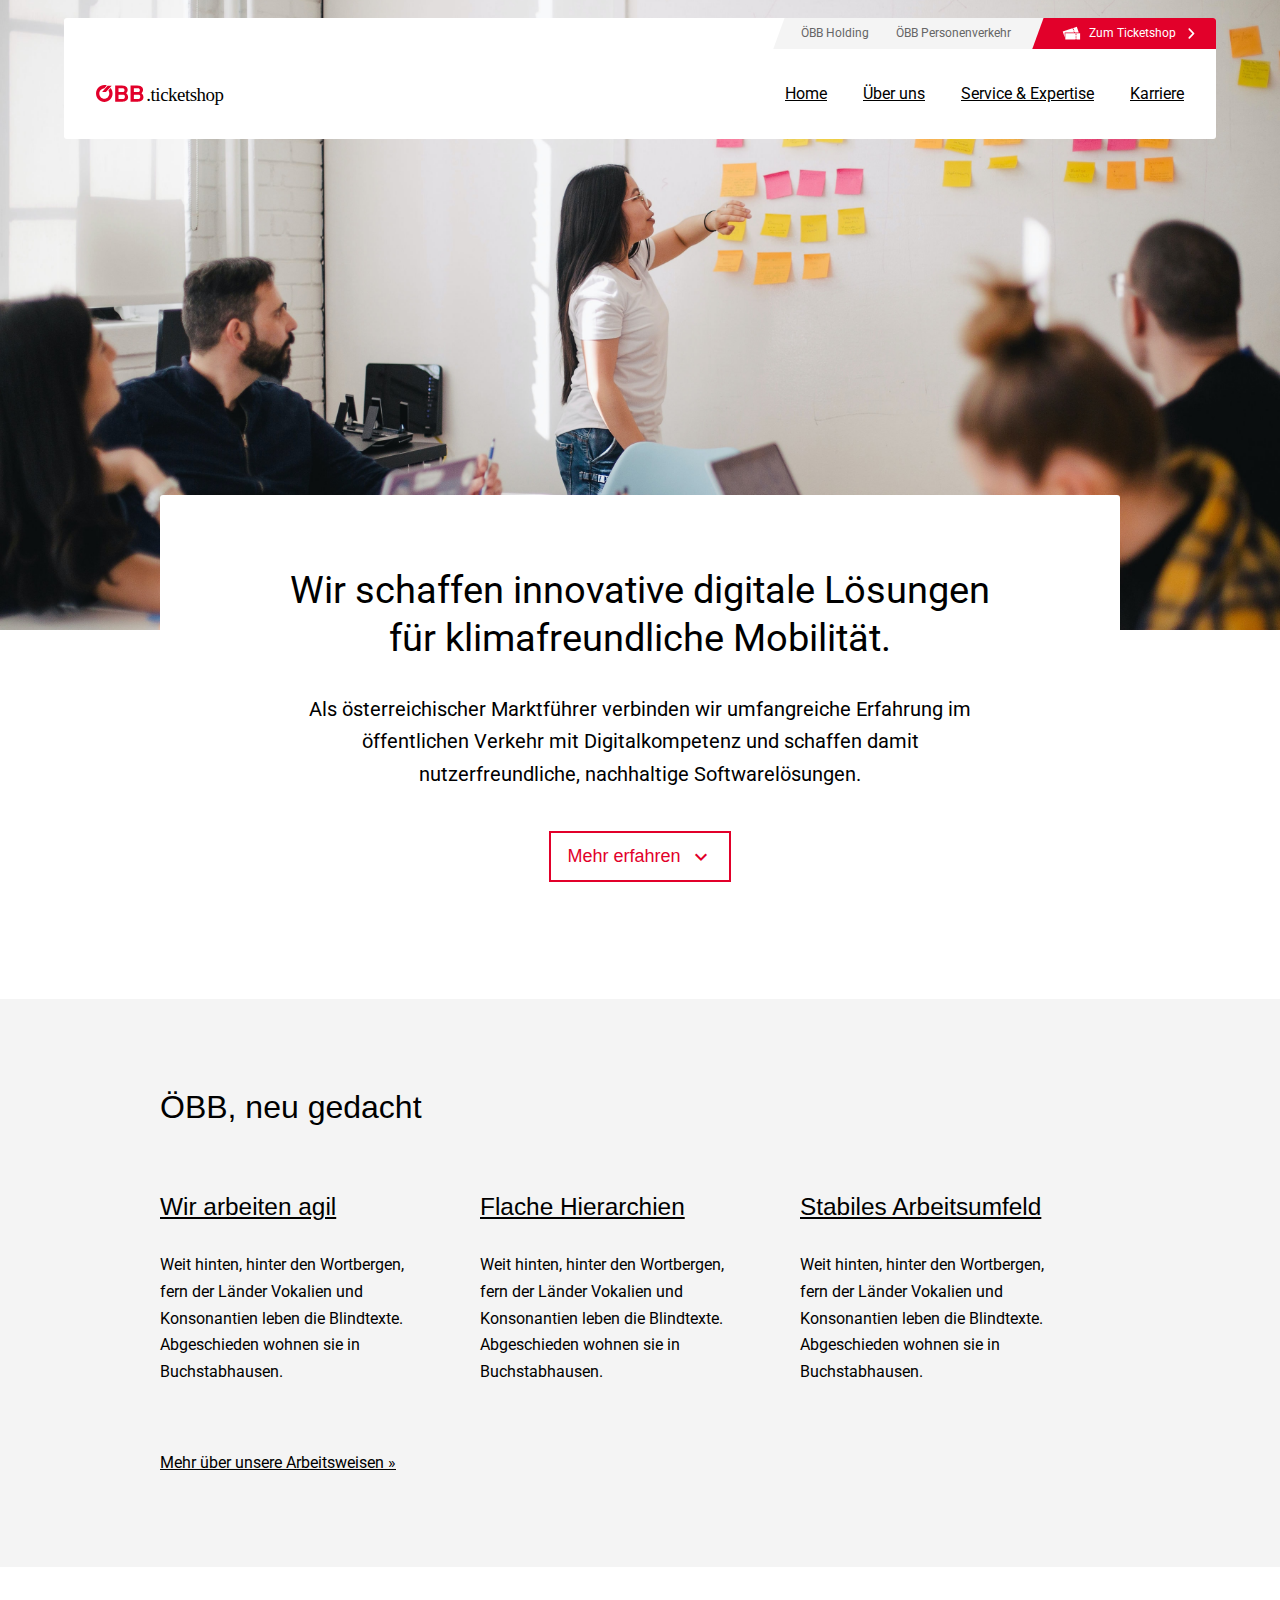
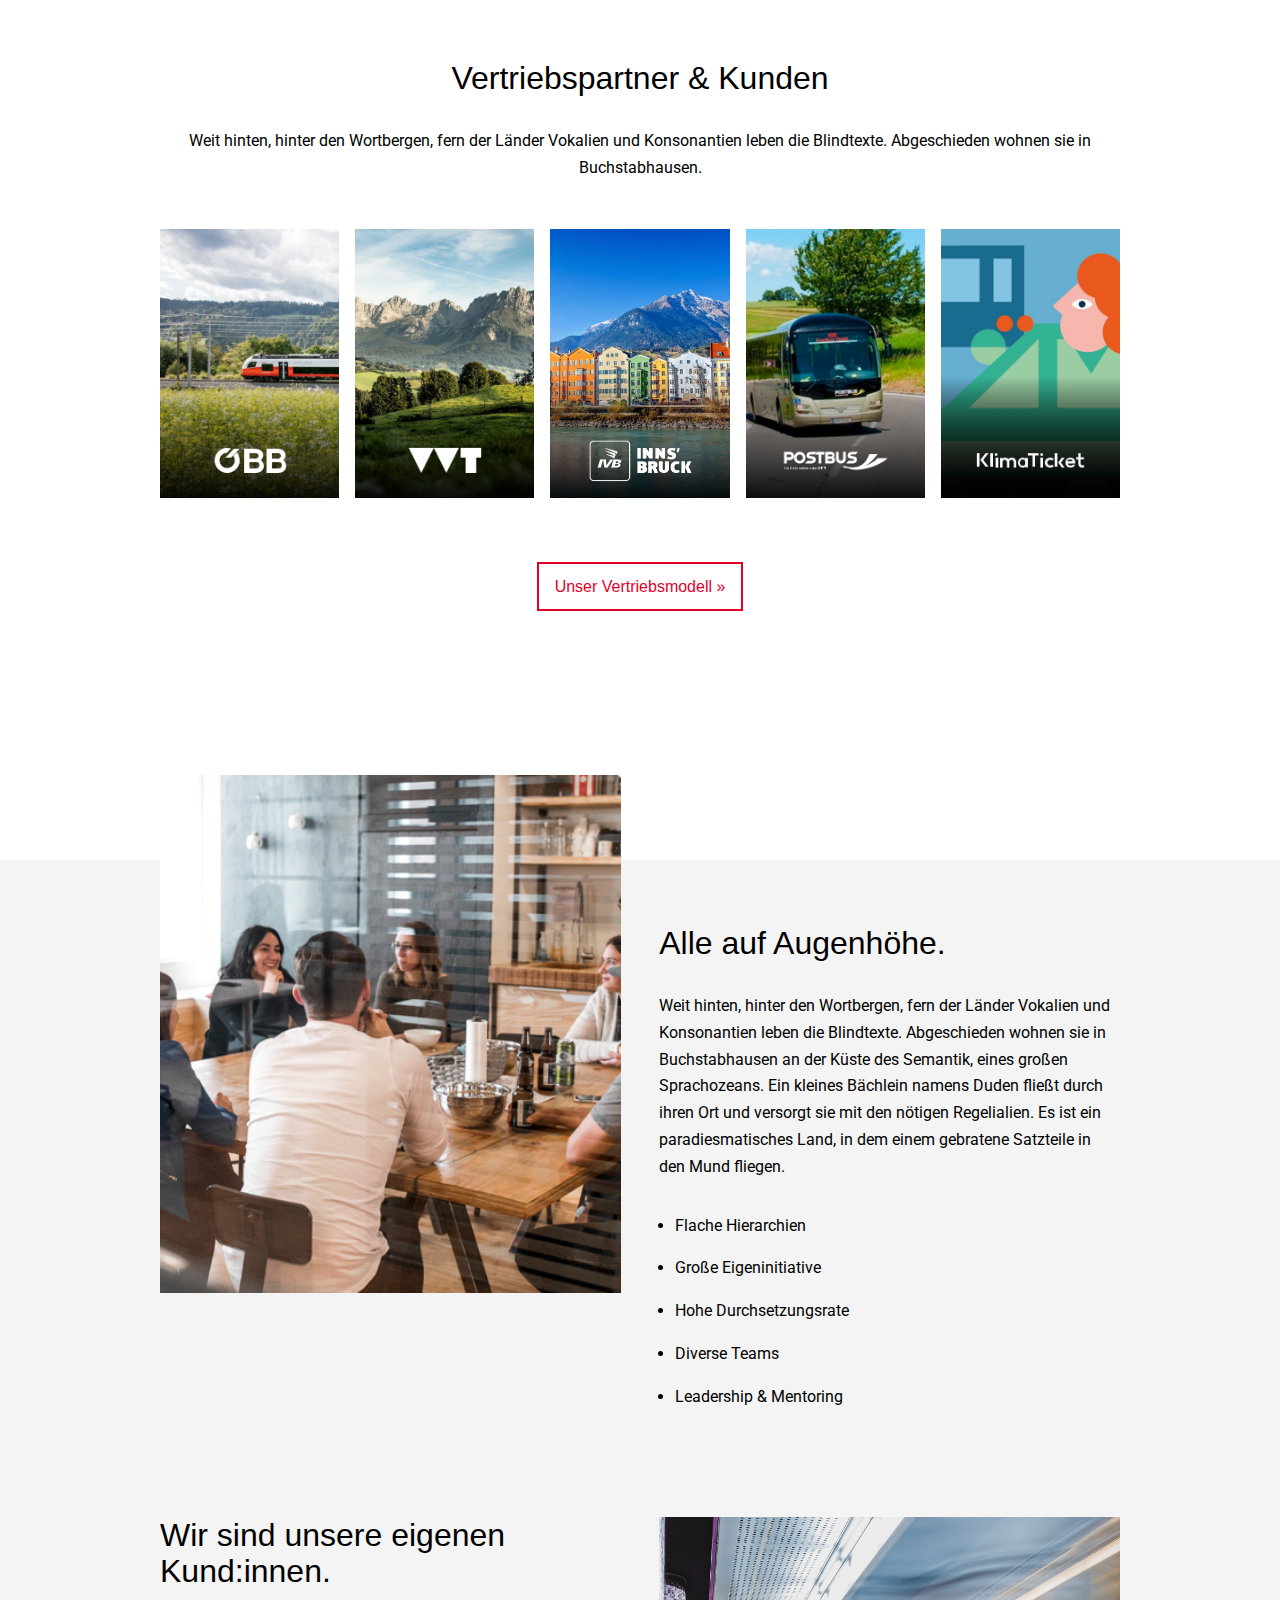
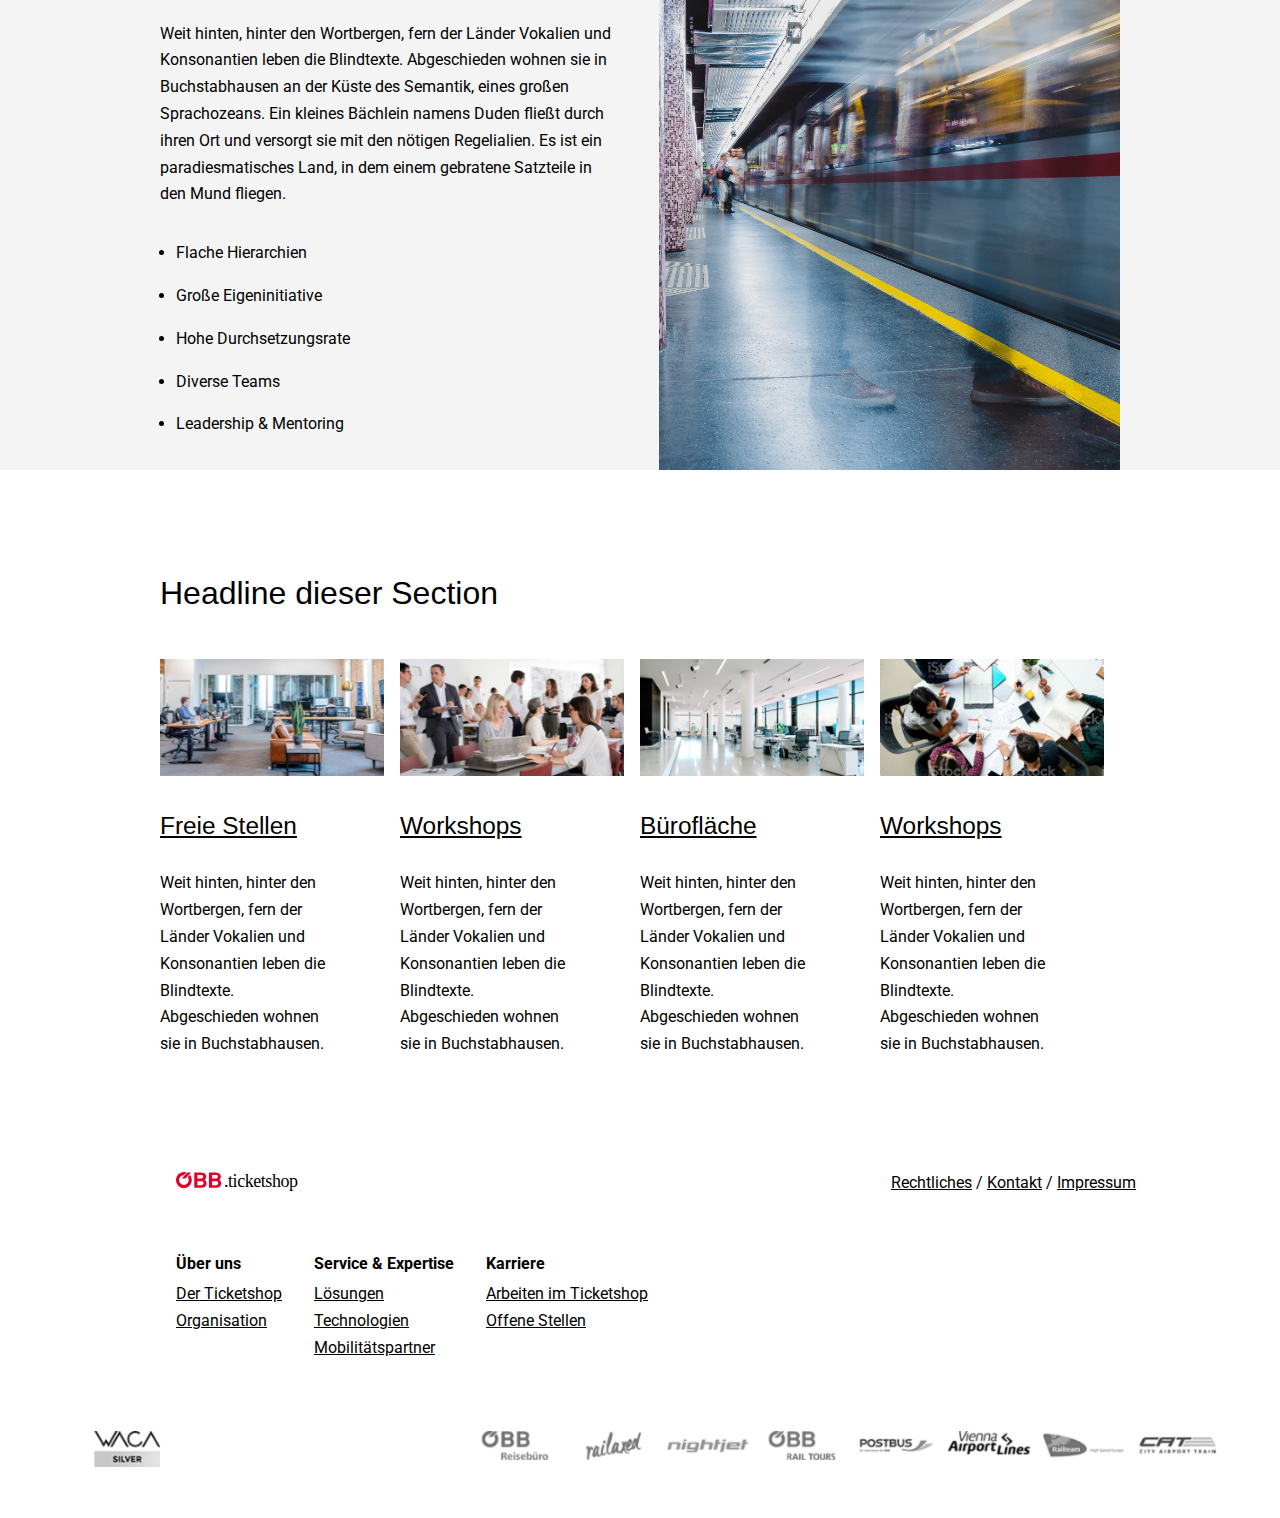
<file: assets/projects/main/öbb/TS HTML - aktueller CodeIcconsBilder/index.html>
<!DOCTYPE html>
<!-- saved from url=(0037)https://simonmeisinger.at/geschichte/ -->
<html lang="de-AT">

<head>
    <meta http-equiv="Content-Type" content="text/html; charset=UTF-8">

    <title>ÖBB Ticketshop</title>
    <meta name="description" content="Ticketshop Webseite.">
    <meta name="designer" content="Simon Meisinger">
    <meta name="ROBOTS" content="ALL">
    <meta name="viewport"
        content="width=device-width, initial-scale=1.0, minimum-scale=1.0, maximum-scale=2.0, user-scalable=yes">
    <link rel="apple-touch-icon" sizes="180x180" href="https://simonmeisinger.at/geschichte/fav/apple-touch-icon.png">
    <link rel="icon" type="image/png" sizes="32x32" href="https://simonmeisinger.at/geschichte/fav/favicon-32x32.png">
    <link rel="icon" type="image/png" sizes="16x16" href="https://simonmeisinger.at/geschichte/fav/favicon-16x16.png">
    <link rel="preconnect" href="https://fonts.googleapis.com">
    <link rel="preconnect" href="https://fonts.gstatic.com" crossorigin>
    <link href="https://fonts.googleapis.com/css2?family=Roboto:wght@300;400;500;700&display=swap" rel="stylesheet">
    <link href="https://fonts.googleapis.com/icon?family=Material+Icons" rel="stylesheet">
    <script src="https://code.jquery.com/jquery-3.5.1.slim.min.js"
        integrity="sha256-4+XzXVhsDmqanXGHaHvgh1gMQKX40OUvDEBTu8JcmNs=" crossorigin="anonymous"></script>
    <link href="style.css?assets_version=197" rel="stylesheet">
</head>

<body>
    <header class="home">
        <div class="header-top">
            <nav class="meta slanted">
                <ul>
                    <li><span class="slanted-content">ÖBB Holding</span></li>
                    <li><span class="slanted-content">ÖBB Personenverkehr</span></li>
                    <li>
                        <a href="" class="ts-link">
                            <span class="slanted-content">
                                <img src="img/tickets_white.svg" alt="Ticket Illustration" class="left">
                                <span>Zum Ticketshop</span>
                                <img alt="Pfeil nach rechts" src="img/arrow_right_white.svg" class="right">
                            </span>
                        </a>
                    </li>
                </ul>

            </nav>
        </div>
        <div class="header-bottom">
            <div class="header-left">
                <img src="img/ts_logo.svg" class="logo" alt="Ticketshop Logo">
            </div>
            <div class="header-right">
                <nav class="main">
                    <ul>
                        <li><a href="index.html">Home</a></li>
                        <lI><a href="ueberUns.html">Über uns</a></lI>
                        <li><a href="">Service & Expertise</a></li>
                        <li><a href="karriere.html">Karriere</a></li>
                    </ul>
                </nav>
            </div>
        </div>
    </header>

    <div id="hero" class="high" style="background-image: url( 'img/jason-goodman-Oalh2MojUuk-unsplash.jpg');"></div>

    <div id="content">
        <div class="mission">
            <div class="container">
                <h1>Wir schaffen innovative digitale Lösungen<br>für klimafreundliche Mobilität.
                </h1>
                <h2>Als österreichischer Marktführer verbinden wir umfangreiche Erfahrung im öffentlichen Verkehr mit
                    Digitalkompetenz und schaffen damit nutzerfreundliche, nachhaltige Softwarelösungen.


                </h2>
                <button class="tertiary" href="">Mehr erfahren<span class="material-icons">
                        expand_more
                    </span></button>
            </div>
        </div>

        <div class="full-width bg-grey ">
            <div class="container ">
                <div class="teaser-container ">
                    <h2 class="big ">ÖBB, neu gedacht</h2>
                    <div class="teaser-row ">
                        <div class="image-text column ">
                            <div class="text ">
                                <h3>Wir arbeiten agil</h3>
                                <p>Weit hinten, hinter den Wortbergen, fern der Länder Vokalien und Konsonantien leben
                                    die Blindtexte. Abgeschieden wohnen sie in Buchstabhausen.</p>
                            </div>

                        </div>
                        <div class="image-text column ">
                            <div class="text ">
                                <h3>Flache Hierarchien</h3>
                                <p>Weit hinten, hinter den Wortbergen, fern der Länder Vokalien und Konsonantien leben
                                    die Blindtexte. Abgeschieden wohnen sie in Buchstabhausen.</p>
                            </div>
                        </div>
                        <div class="image-text column ">
                            <div class="text ">
                                <h3>Stabiles Arbeitsumfeld</h3>
                                <p>Weit hinten, hinter den Wortbergen, fern der Länder Vokalien und Konsonantien leben
                                    die Blindtexte. Abgeschieden wohnen sie in Buchstabhausen.</p>
                            </div>
                        </div>

                    </div>
                    <a href=" ">Mehr über unsere Arbeitsweisen »</a>
                </div>
            </div>
        </div>
        <div class="spacer"></div>
        <div class="container">
            <div class="intro">
                <h2 class="big">Vertriebspartner & Kunden</h2>
                <p>Weit hinten, hinter den Wortbergen, fern der Länder Vokalien und Konsonantien leben die Blindtexte.
                    Abgeschieden wohnen sie in Buchstabhausen.</p>
            </div>

            <div class="image-cluster ">

                <picture> <img src="img/partner/oebb.png" alt="blabla" class="imagepartner"> </picture>
                <picture> <img src="img/partner/vvt.png" alt="blabla" class="imagepartner"> </picture>
                <picture> <img src="img/partner/ivb.png" alt="blabla" class="imagepartner"> </picture>
                <picture> <img src="img/partner/post.png" alt="blabla" class="imagepartner"> </picture>
                <picture> <img src="img/partner/klima.png" alt="blabla" class="imagepartner"> </picture>

                <!-- <picture class="image-partner"><img src="img/logo_vvt.svg " alt="Logo des Verkehrsbunds Tirol " style="max-width:40%; "></picture>
                    <picture><img src="img/logo_ivb.svg " alt="Logo der Innsbrucker Verkehrsverbunds " style="max-width:58%; "></picture>
                    <picture><img src="img/logo_postbus.svg " alt="Logo des Postbusses " style="max-width:58%; "></picture>
                    <picture><img src="img/logo_klimaticket.svg " alt="Logo des Klimatickets " style="max-width:58%; "></picture> -->

                <!-- <picture><img src="img/logo_bmk.png " alt="Logo des Klimaschutzminiseriums "></picture> -->


            </div>


            <div class="spacer "></div>

            <button class="tertiary " href=" ">Unser Vertriebsmodell »</button>

            <div class="spacer "></div>

        </div>

        <div class="spacer"></div>
        <div class="spacer"></div>
        <div class="spacer"></div>
        <div class="spacer"></div>

        <div class="BG">
            <div style="box-sizing: border-box;" class="container">
                <div class="text_image text_right">
                    <div class="container">
                        <div class="left images">
                            <img class="imgBigL" src="img/img_cut/unsplash_leute_02.png" alt=""
                            style="margin-top: -150px;">
                        </div>
                        <div class="right text">
                            <h2 class="big">Alle auf Augenhöhe.</h2>
                            <p>Weit hinten, hinter den Wortbergen, fern der Länder Vokalien und Konsonantien leben die
                                Blindtexte. Abgeschieden wohnen sie in Buchstabhausen an der Küste des Semantik, eines
                                großen
                                Sprachozeans. Ein kleines Bächlein namens Duden fließt durch ihren Ort und versorgt sie
                                mit
                                den
                                nötigen Regelialien. Es ist ein paradiesmatisches Land, in dem einem gebratene Satzteile
                                in
                                den
                                Mund fliegen.</p>
                            <ul>
                                <li>Flache Hierarchien</li>
                                <li>Große Eigeninitiative</li>
                                <li>Hohe Durchsetzungsrate</li>
                                <li>Diverse Teams</li>
                                <li>Leadership & Mentoring</li>
                            </ul>
                        </div>
                    </div>
                </div>
            </div>


            <div class="text_image text_left">
                <div class="container">
                    <div class="left text">
                        <h2 class="big">Wir sind unsere eigenen Kund:innen.</h2>
                        <p>Weit hinten, hinter den Wortbergen, fern der Länder Vokalien und Konsonantien leben die
                            Blindtexte. Abgeschieden wohnen sie in Buchstabhausen an der Küste des Semantik, eines
                            großen
                            Sprachozeans. Ein kleines Bächlein namens Duden fließt durch ihren Ort und versorgt sie mit
                            den
                            nötigen Regelialien. Es ist ein paradiesmatisches Land, in dem einem gebratene Satzteile in
                            den
                            Mund fliegen.</p>
                        <ul>
                            <li>Flache Hierarchien</li>
                            <li>Große Eigeninitiative</li>
                            <li>Hohe Durchsetzungsrate</li>
                            <li>Diverse Teams</li>
                            <li>Leadership & Mentoring</li>
                        </ul>
                    </div>
                    <div class="right images">
                        <img class="imgBigR" src="img/unsplash_wien_03.jpg" alt="">
                    </div>
                </div>
            </div>
        </div>

        <div class="spacer "></div>
        <div class="spacer "></div>
        <div class="container ">
            <h2 class="big ">Headline dieser Section</h2>
            <div class="spacer small "></div>

            <div class="teaser-row ">


                <div class="image-text column ">

                    <picture class="imgBottom">
                        <img src="img/img_cut/img1.png">
                    </picture>
                    <div class="text ">
                        <h3>Freie Stellen</h3>
                        <p>Weit hinten, hinter den Wortbergen, fern der Länder Vokalien und Konsonantien leben die
                            Blindtexte. Abgeschieden wohnen sie in Buchstabhausen.</p>
                    </div>
                </div>

                <div class="image-text column ">
                    <picture>
                        <img src="img/img_cut/img2.png">
                    </picture>
                    <div class="text ">
                        <h3>Workshops</h3>
                        <p>Weit hinten, hinter den Wortbergen, fern der Länder Vokalien und Konsonantien leben die
                            Blindtexte. Abgeschieden wohnen sie in Buchstabhausen.</p>
                    </div>

                </div>

                <div class="image-text column ">
                    <picture>
                        <img src="img/img_cut/img3.png">
                    </picture>
                    <div class="text ">
                        <h3>Bürofläche</h3>
                        <p>Weit hinten, hinter den Wortbergen, fern der Länder Vokalien und Konsonantien leben die
                            Blindtexte. Abgeschieden wohnen sie in Buchstabhausen.</p>
                    </div>

                </div>

                <div class="image-text column ">
                    <picture>
                        <img src="img/img_cut/img4.png">
                    </picture>
                    <div class="text ">
                        <h3>Workshops</h3>
                        <p>Weit hinten, hinter den Wortbergen, fern der Länder Vokalien und Konsonantien leben die
                            Blindtexte. Abgeschieden wohnen sie in Buchstabhausen.</p>
                    </div>

                </div>


            </div>
        </div>

        <footer>
            <div class="container ">
                <div class="footer-top ">
                    <div class="left ">
                        <img src="img/ts_logo.svg " alt=" ">
                    </div>
                    <div class="right ">
                        <a href=" ">Rechtliches</a> / <a href=" ">Kontakt</a> / <a href=" ">Impressum</a>
                    </div>
                </div>
                <nav class="footer-nav ">
                    <div class="column ">
                        <h5>Über uns</h5>
                        <a href=" ">Der Ticketshop</a>
                        <a href=" ">Organisation</a>

                    </div>
                    <div class="column ">
                        <h5>Service & Expertise</h5>
                        <a href=" ">Lösungen</a>
                        <a href=" ">Technologien</a>
                        <a href=" ">Mobilitätspartner</a>

                    </div>
                    <div class="column ">
                        <h5>Karriere</h5>
                        <a href=" ">Arbeiten im Ticketshop</a>
                        <a href=" ">Offene Stellen</a>

                    </div>
                </nav>
            </div>

            <div class="footer-img">
                <img src="img/img_cut/footerImg.png" alt=" ">
            </div>
        </footer>
    </div>

</body>

</html>
</file>
<file: assets/projects/main/öbb/TS HTML - aktueller CodeIcconsBilder/style.css>
/* home styles */

@import url('https://rsms.me/inter/inter.css');

html {
    font-family: 'Inter', sans-serif;
}

@supports (font-variation-settings: normal) {
    html {
        font-family: 'Inter var', sans-serif;
    }
}

:focus,
:focus-visible {
    outline: 2px solid #000;
    outline-offset: 2px;
}

:focus:not(:focus-visible) {
    outline: none;
}

div,
header,
footer,
span {
    box-sizing: border-box;
}

html {
    font-size: 16px;
}

body {
    line-height: 1.675;
    margin: 0;
    padding: 0;
    font-family: "Roboto", "Helvetica Neue", Helvetica, Arial, sans-serif;
}

img {
    display: block;
    max-width: 100%;
}

a {
    color: #000;
    text-decoration: underline;
}

a:hover {
    color: #E2002A;
}

h1,
h2,
h3 {
    font-weight: 400;
    color: #000;
}

h1 {
    font-size: 2rem;
    line-height: 1.25;
}

h2 {
    font-size: 1.25rem;
    line-height: 1.25;
    margin: 1.5rem 0 0.5rem 0;
}

h3 {
    font-size: 1.15rem;
    font-weight: 400;
    line-height: 1.5;
}

h4 {
    font-size: 1.1rem;
    font-weight: bold;
    line-height: 1.165;
    margin: 0.75rem 0;
}

h5 {
    font-size: 1rem;
    font-weight: bold;
    line-height: 1.165;
    margin: 0.5rem 0;
}

.container,
header,
footer {
    position: relative;
    margin: 0 auto;
    width: 90vw;
    max-width: 100%;
}

header,
.header-bottom {
    display: flex;
    justify-content: space-between;
}

header {
    position: absolute;
    left: 0;
    right: 0;
    top: 2vh;
    z-index: 50;
    background-color: #fff;
    flex-direction: column;
    border-radius: 3px;
    overflow: hidden;
}

.header-left,
.header-right {
    display: flex;
    align-items: center;
}

.header-top {
    overflow: hidden;
}

.header-bottom {
    padding: 0 2rem;
}

.header-right {
    flex-direction: column;
    padding: 2rem 0 2rem 1rem;
    align-items: flex-end;
}

nav.main {
    font-size: 1rem;
}

nav.meta {
    font-size: 0.765rem;
    flex-direction: row;
    display: flex;
    justify-content: flex-end;
}

nav.meta ul {
    margin: 0;
    display: flex;
    color: #666;
    display: flex;
    align-items: center;
    justify-content: flex-end;
    margin-right: -2%;
    background-color: #f4f4f4;
    padding-left: 0.5rem;
}

nav.meta ul li {
    margin: 0 0.85rem;
}

.spacer {
    height: 3rem;
}

.spacer.small {
    height: 1rem;
}

button:focus {
    outline: none;
}

button {
    display: block;
    font-size: 1rem;
    font-weight: 400;
    cursor: pointer;
    padding: 0.65rem 1rem;
    font-weight: bold;
    line-height: 1.5;
    color: #fff;
    background-color: #E2002A;
    border: none;
    text-align: center;
    font-weight: 400;
}

button:hover:after {
    color: #000;
}

img.logo {
    width: 150px;
    height: auto;
}

nav ul {
    margin: 0;
    padding: 0;
}

nav ul li {
    list-style: none;
    display: inline-block;
    margin-right: 2rem;
    margin-bottom: 0;
}

nav ul li:last-child {
    margin-right: 0;
}

#hero {
    position: relative;
    background-size: cover;
    background-position: center 25%;
    width: 100%;
    height: 35vh;
    top: 0;
    left: 0;
    right: 0;
    z-index: 0;
    display: flex;
    align-items: flex-end;
    background-color: #f4f4f4;
}

#hero.high {
    height: 70vh;
}

#hero+div {
    margin-top: -15vh;
    ;
}

.mission .container {
    background-color: white;
    padding: 8vh 10vw;
    border-radius: 3px;
    font-size: 1.125rem;
    text-align: center;
}

.mission .container h1 {
    margin: 0;
}

.mission h1 {
    font-size: 2.385rem;
    font-weight: 400;
}

.mission h2 {
    font-size: 1.235rem;
    line-height: 1.625;
    font-weight: 400;
    margin: 2rem 0 2.5rem 0;
}

.slanted {
    -ms-transform: skewX(-20deg);
    -webkit-transform: skewX(-20deg);
    transform: skewX(-20deg);
}

a.ts-link {
    background-color: #E2002A;
    height: 100%;
    display: flex;
    align-items: center;
    padding: 0 2rem 0 1rem;
    color: #fff;
    line-height: 1;
    flex: 2 1;
    height: 2.5em;
    text-decoration: none;
}

a.ts-link span {
    margin: 0 0.5rem;
    display: flex;
    align-items: center;
}

.slanted-content {
    -ms-transform: skewX(20deg);
    -webkit-transform: skewX(20deg);
    transform: skewX(20deg);
    display: flex;
}

.button-slanted-content img.left {
    margin-right: 0.875rem;
}

.button-slanted-content img.right {
    margin-left: 0.5rem;
}

button.tertiary {
    color: #000;
    background-color: transparent;
    border: 2px solid #E2002A;
    font-weight: 500;
    display: flex;
    color: #E2002A;
    font-size: inherit;
    align-items: center;

    margin: auto;
}

button .material-icons {
    margin-left: 0.5rem;
}

.mission button {
    margin: 0 auto;
}

.image-text {
    display: flex;
    align-items: center;
}

.image-text picture {
    flex: 3 2 60%;
    overflow: hidden;
}

.image-text picture img {
    max-width: 100%;
}

.image-text .text {
    flex: 2 2 40%;
    margin-right: 3rem;
}

.image-text .text p {
    margin: 1rem 0 2rem 0;
}

.teaser-row {
    display: flex;
    flex-direction: row;
}

.teaser-row+a {
    margin-top: 2rem;
    display: inline-block;
}

.image-text.column {
    flex-direction: column;
    margin: 0 1rem 0 0;
    flex: 1 1;
}

.teaser-row h3 {
    font-size: 1.525rem;
    margin: 2rem 0 1.625rem 0;
    text-decoration: underline;
    font-family: "inter", sans-serif;
}

.teaser-row a:after {
    content: " »";
}

.teaser-container {
    margin: 10vh 0;
    display: inline-block;
}

h2.big {
    font-size: 2rem;
    font-weight: 400;
    line-height: 1.125;
    margin: 0 0 2rem 0;
    font-family: "inter", sans-serif;
}

.bg-grey {
    background-color: #f4f4f4;
}

.full-width {
    margin: 5vh 0 5vh 0;
    position: relative;
    overflow: hidden;
}

.full-width.bg {
    position: relative;
    background-repeat: no-repeat;
    background-size: 50%;
    background-position: center left;
    display: flex;
    /* background-color: #f4f4f4; */
    background-color: red;
}

.full-width.bg .text {
    width: 50%;
    float: right;
}

.full-width.bg.right .text {
    width: 50%;
    float: left;
}

.full-width .bg-image {
    height: 100%;
    position: absolute;
    width: 50%;

    background-size: cover;
    background-repeat: no-repeat;
    background-position: center;
}

.full-width.right .bg-image {
    right: 0;
}

.full-width+.full-width {
    margin-top: -5vh;
}

.full-width.bg-right {
    background-position: center right;
}

.full-width.bg .text {
    position: relative;
    float: right;
    display: flex;
    flex-direction: column;
    justify-items: self-end;
    align-content: center;
    max-width: 45%;
    margin: 7vh 0;
}

.full-width.bg .text h2 {
    margin-bottom: 1rem;
}

.full-width.bg .container {
    display: flex;
    align-items: center;
    justify-content: flex-end;
    height: 100%;
}

.full-width.bg.right .container {
    justify-content: flex-start;
}

.border-top {
    border-top: 1px solid #d7d7d7;
    padding-top: 2rem;
}

.border-bottom {
    border-bottom: 1px solid #d7d7d7;
    padding-bottom: 2rem;
}

.image-cluster {
    display: flex;
    flex-wrap: wrap;
    margin-top: 2rem;
}

.image-cluster picture {
    flex: 1%;
    /* padding: 2rem 0rem; */
    box-sizing: border-box;
    display: flex;
    align-items: center;
    justify-content: center;
    /* height: 15vh; */
    background-color: #f4f4f4;
    margin: 1rem 1rem 1rem 0;
    border-radius: 3px;
}

.image-cluster picture:last-of-type {
    margin-right: 0;
}

.image-cluster picture img {
    max-width: 100%;
    max-height: 100%;
    object-fit: contain;
    object-position: center;
}

.centered {
    display: inline-block;
    margin-left: auto;
    margin-right: auto;
}

ul {
    padding: 0 0 0 1rem;
    margin: 2rem 0;
}

ul li {
    margin: 0 0 1rem 0;
    padding: 0;
}

.text_image {
    position: relative;
    display: flex;
    flex-direction: row;
    justify-content: space-between;
    margin: 15vh 0;
}

.text_image .container {
    display: flex;
    justify-content: space-between;
}

.job_table ul li .left,
.job_table ul li .right,
.text_image .left,
.text_image .right {
    display: inline-block;
    width: 48%;
    flex: 0 0 auto;
    /* --- ! --- */
    margin-top: 65px;
}

.text_image.image-cluster .images {
    display: flex;
}

.text_image.image_cluster img {
    flex-direction: 1 0 30%;
    width: 30%;
    display: unset;
}

.feature_list {
    margin: 15vh 0;
}

.feature_list ul,
.feature_list ul li {
    margin: 0;
    padding: 0;
    list-style: none;
}

.feature_list ul {
    display: flex;
    justify-content: space-between;
    flex-wrap: wrap;
}

.feature_list ul li {
    display: flex;
    flex-direction: column;
    width: 30%;
    background-color: #fff;
    text-align: center;
}

.feature_list ul li img {
    width: 25%;
}

.job_table ul,
.job_table ul li {
    margin: 0;
    padding: 0;
    list-style: none;
}

.job_table .container>ul>li {
    border: 1px solid #000;
    border-top: none;
    padding: 1rem 2rem;
}

.job_table .container>ul>li:first-child {
    border-top: 1px solid #000;
}

.job_table ul li .content {
    display: flex;
}

.job_table ul li .title {
    display: flex;
    flex-direction: row;
    justify-content: space-between;
}

.image_gallery .images {
    display: flex;
    max-width: 100%;
    overflow-x: auto;
}

.image_gallery .images img {
    display: inline-block;
    height: 50vh;
    margin: 0 1rem 0 0;
}

.image_gallery .images img:nth-child(odd) {
    height: 40vh;
}

footer {
    margin: 5rem auto 2rem auto;
}

footer .footer-top {
    display: flex;
    justify-content: space-between;
}

footer nav {
    display: flex;
    justify-content: flex-start;
}

footer nav .column {
    max-width: 25%;
    margin-right: 2rem;
}

footer nav .column a {
    display: block;
}


/* ------------------------------------------------------------ */

/* Home - Partner/Verbuende */

.intro {
    color: black;
    text-align: center;
}

.tertiary {
    margin: auto;
}

.imagepartner {
    width: 100%;
    color: #E2002A;
}

.partnerlogo {
    position: absolute;
    top: 0;
    left: 0;
}


/* footer */

footer .footer-top {
    margin-bottom: 50px;
}

footer .footer-img {
    margin-top: 50px;
}

footer {
    margin: 5rem 5rem 2rem 5rem;

}

.parent .container {
    margin: 50px 50px 50px 50px;
}


.container .bgtext {
    color: darkmagenta;
    text-align: left;
}


/* mission */

.mission .container {
    background-color: white;
}

.mission {
    background-color: white;
}


/* features / benefits */

.feature_list ul li img {
    height: 15%;
    margin-top: 10px;

}

.h-centered {
    text-align: center;
    font-size: 32px;
    text-decoration: underline black;
    margin-bottom: 50px;
}

.feature_list ul li {
    background-color: white;
    margin-bottom: 36px;
    align-items: center;
}


/* accordeon */

/* Style the buttons that are used to open and close the accordion panel */
.accordion {
    background-color: #eee;
    color: #444;
    cursor: pointer;
    padding: 18px;
    width: 100%;
    text-align: left;
    border: none;
    outline: none;
    transition: 0.4s;
}

/* Add a background color to the button if it is clicked on (add the .active class with JS), and when you move the mouse over it (hover) */
.active,
.accordion:hover {
    background-color: #ccc;
}

/* Style the accordion panel. Note: hidden by default */
.panel {
    padding: 0 18px;
    background-color: white;
    display: none;
    overflow: hidden;

    position: relative;
    margin: 0 auto;
    width: 90vw;
    max-width: 100%;

}

.img1 {
    width: 100%;
    height: 50%;
    float: left;
    object-fit: cover;
}

.img2 {
    width: 48%;
    height: 40%;
    float: left;
    object-fit: cover;
    margin-right: 2%;
    margin-top: 2%;
}

.img3 {
    width: 50%;
    height: 25%;
    float: left;
    object-fit: cover;
    margin-top: 2%;
}


.text_image .right {
    display: inline-block;
    width: 48%;
    flex: 0 0 auto;
}

.text_image.image-cluster .images {
    display: block;
}

.text_image.image_cluster img {
    flex-direction: 1 0 30%;
    width: 30%;
    display: unset;
}

.feature_list {
    background-color: #f4f4f4;
}

.text_image {
    margin: 1vh 0;
}

.feature_list {
    padding-top: 10px;
    padding-bottom: 10px;
}

.right {
    float: right;
}

.imgBigL {
    width: 100%;
    height: 100%;
    object-fit: cover;
}

.imgBigR {
    width: 100%;
    height: 100%;
    object-fit: cover;
}

.imgBottom {
    max-height: 50%;
    float: left;
}

.BG {
    background-color: #f4f4f4;
}

#imgPerson {
    width: 100%;
    height: auto;
}

.text.L {
    text-align: left;
    
}

.big.XL {
    font-weight: bold;
    margin-bottom: -1rem;
    font-size: 45px;
}

.underlined{
    text-decoration: underline;
}

#noBG{
    background-color: transparent;
}

.text.L h2.big.XL{
    color: white;
}

.text.L h3.underlined{
    color: white;
}

.image-text.column {
    display: flex;
    justify-content: flex-start;
    align-items: flex-start;
}

.image-text picture{
    background-color: red;
    flex: none;
}

.image-text.column{
    margin: 0 0 0 10;
}

.container{
    width: 75vw;
}
</file>
